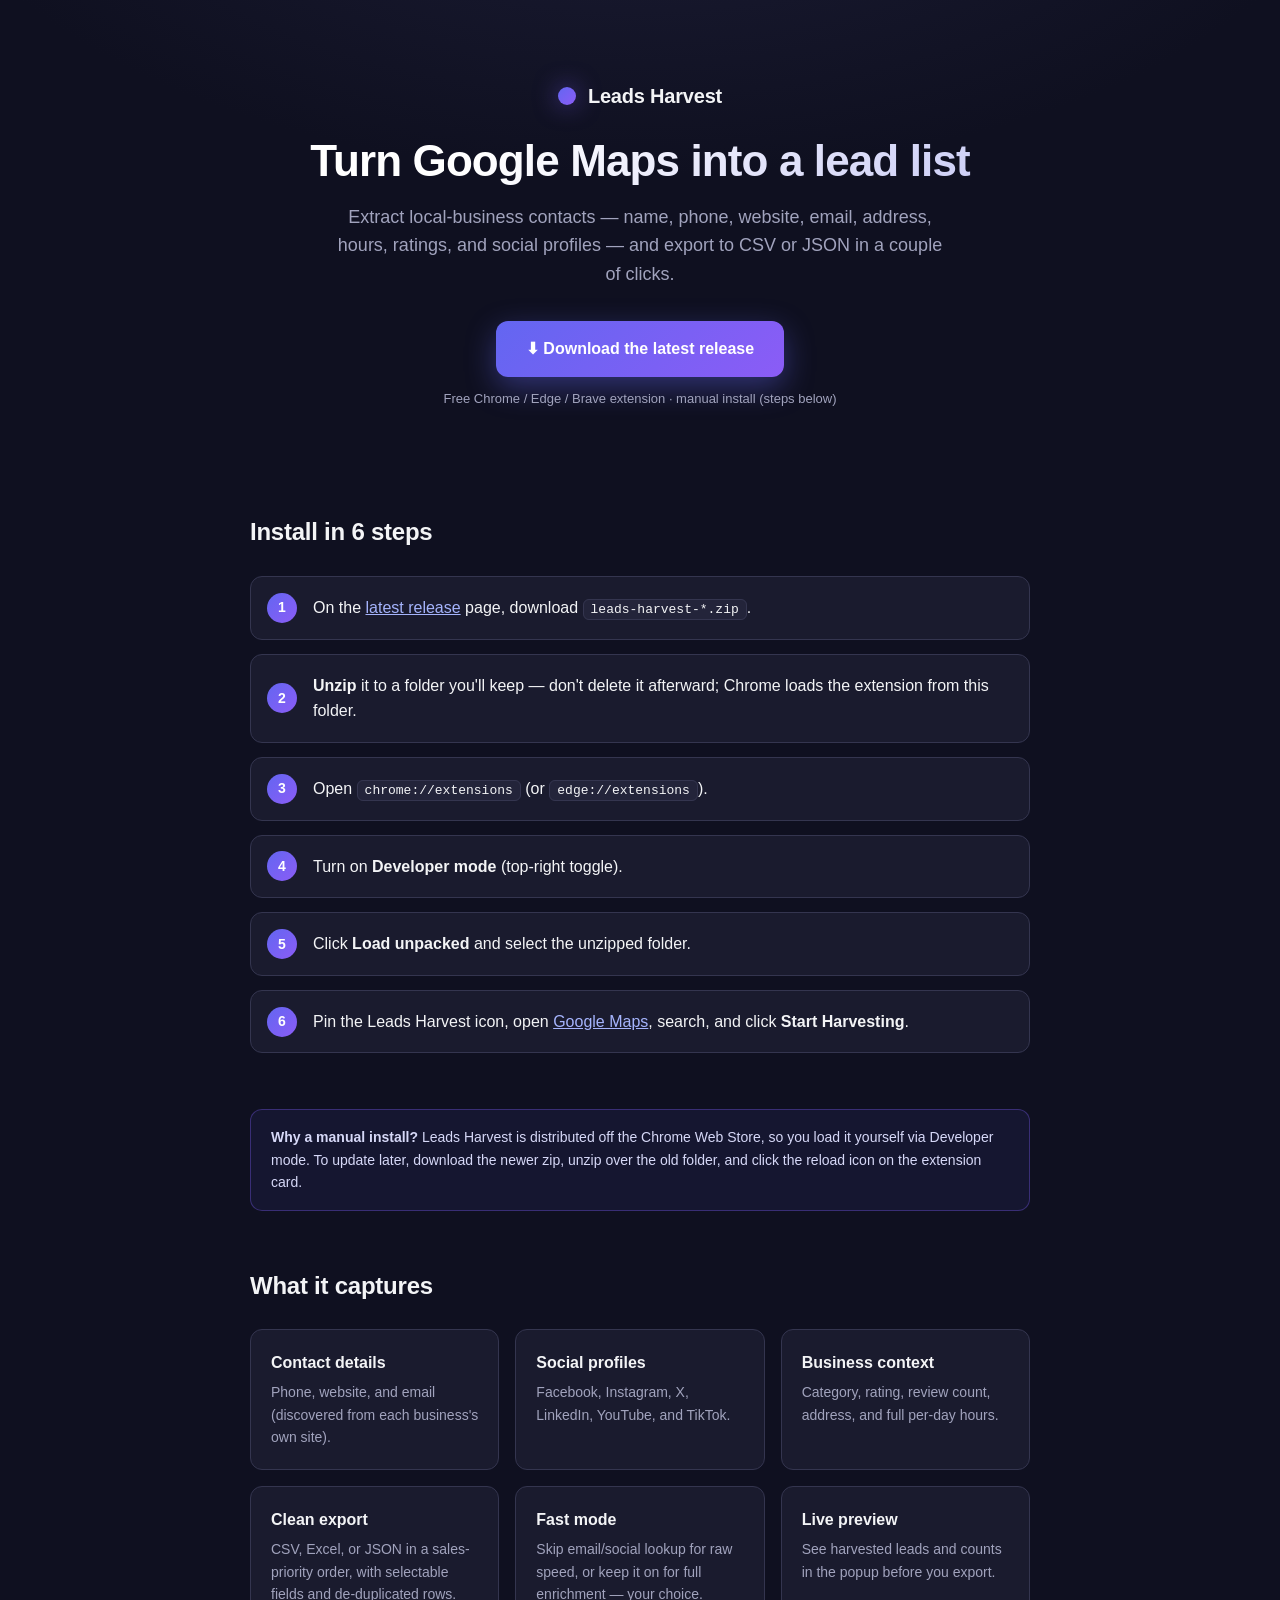
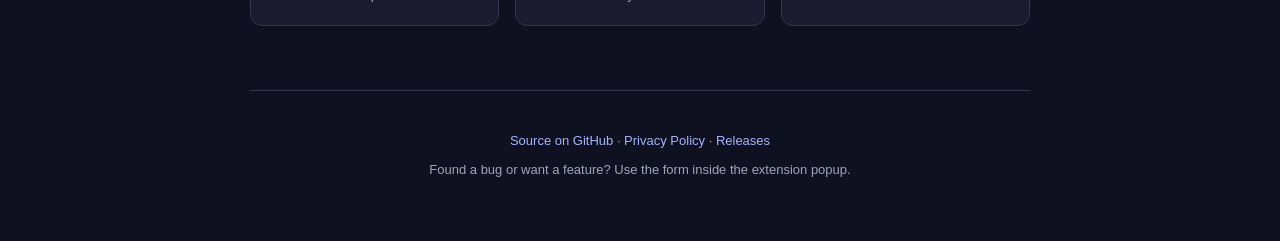
<file: docs/index.html>
<!DOCTYPE html>
<html lang="en">
<head>
  <meta charset="UTF-8" />
  <meta name="viewport" content="width=device-width, initial-scale=1.0" />
  <title>Leads Harvest — Install</title>
  <meta name="description" content="Extract local business contact data from Google Maps. Install the Leads Harvest Chrome extension." />
  <style>
    :root {
      --bg: #0f1020;
      --surface: #1a1b2e;
      --surface-2: #23243a;
      --border: #34354f;
      --text: #f3f4f6;
      --muted: #a1a3bd;
      --accent-from: #6366f1;
      --accent-to: #8b5cf6;
    }
    * { box-sizing: border-box; margin: 0; padding: 0; }
    body {
      font-family: -apple-system, "Segoe UI", Roboto, Helvetica, Arial, sans-serif;
      background: radial-gradient(1200px 600px at 50% -10%, #1c1d36 0%, var(--bg) 60%);
      color: var(--text);
      line-height: 1.6;
      min-height: 100vh;
    }
    .wrap { max-width: 820px; margin: 0 auto; padding: 0 20px; }

    header.hero { text-align: center; padding: 80px 0 48px; }
    .logo {
      display: inline-flex; align-items: center; gap: 12px;
      margin-bottom: 24px;
    }
    .logo-dot {
      width: 18px; height: 18px; border-radius: 50%;
      background: linear-gradient(135deg, var(--accent-from), var(--accent-to));
      box-shadow: 0 0 24px rgba(124, 92, 246, 0.6);
    }
    .logo-text { font-size: 20px; font-weight: 700; letter-spacing: -0.01em; }

    h1 {
      font-size: 44px; line-height: 1.15; font-weight: 800;
      letter-spacing: -0.02em; margin-bottom: 16px;
      background: linear-gradient(135deg, #fff 30%, #c7c9f5);
      -webkit-background-clip: text; background-clip: text; color: transparent;
    }
    .tagline { font-size: 18px; color: var(--muted); max-width: 620px; margin: 0 auto 32px; }

    .btn {
      display: inline-flex; align-items: center; gap: 10px;
      padding: 15px 30px; border-radius: 12px; font-size: 16px; font-weight: 700;
      text-decoration: none; transition: transform .12s ease, box-shadow .12s ease;
    }
    .btn-primary {
      background: linear-gradient(135deg, var(--accent-from), var(--accent-to));
      color: #fff; box-shadow: 0 10px 30px rgba(99, 102, 241, 0.4);
    }
    .btn-primary:hover { transform: translateY(-2px); box-shadow: 0 14px 36px rgba(99, 102, 241, 0.5); }
    .btn-sub { display: block; margin-top: 12px; font-size: 13px; color: var(--muted); }

    section { margin: 56px 0; }
    h2 { font-size: 24px; font-weight: 700; margin-bottom: 24px; letter-spacing: -0.01em; }

    .steps { counter-reset: step; list-style: none; display: grid; gap: 14px; }
    .steps li {
      counter-increment: step;
      position: relative;
      background: var(--surface);
      border: 1px solid var(--border);
      border-radius: 12px;
      padding: 18px 20px 18px 62px;
    }
    .steps li::before {
      content: counter(step);
      position: absolute; left: 16px; top: 50%; transform: translateY(-50%);
      width: 30px; height: 30px; border-radius: 50%;
      display: grid; place-items: center;
      font-weight: 700; font-size: 14px; color: #fff;
      background: linear-gradient(135deg, var(--accent-from), var(--accent-to));
    }
    code {
      background: var(--surface-2); border: 1px solid var(--border);
      border-radius: 6px; padding: 2px 7px; font-size: 13px;
      font-family: ui-monospace, "SF Mono", Menlo, Consolas, monospace;
    }

    .features { display: grid; grid-template-columns: repeat(auto-fit, minmax(220px, 1fr)); gap: 16px; }
    .feature {
      background: var(--surface); border: 1px solid var(--border);
      border-radius: 12px; padding: 20px;
    }
    .feature h3 { font-size: 16px; margin-bottom: 6px; }
    .feature p { font-size: 14px; color: var(--muted); }

    .note {
      background: rgba(99, 102, 241, 0.08);
      border: 1px solid rgba(124, 92, 246, 0.35);
      border-radius: 12px; padding: 16px 20px; font-size: 14px; color: #d6d8f7;
    }

    footer {
      text-align: center; padding: 40px 0 60px; color: var(--muted); font-size: 13px;
      border-top: 1px solid var(--border); margin-top: 64px;
    }
    footer a { color: #a5b4fc; text-decoration: none; }
    footer a:hover { text-decoration: underline; }

    @media (max-width: 560px) { h1 { font-size: 34px; } header.hero { padding: 56px 0 36px; } }
  </style>
</head>
<body>
  <div class="wrap">
    <header class="hero">
      <div class="logo">
        <span class="logo-dot"></span>
        <span class="logo-text">Leads Harvest</span>
      </div>
      <h1>Turn Google Maps into a lead list</h1>
      <p class="tagline">
        Extract local-business contacts — name, phone, website, email, address, hours,
        ratings, and social profiles — and export to CSV or JSON in a couple of clicks.
      </p>
      <a class="btn btn-primary" href="https://github.com/abdulMalik/leads-harvest/releases/latest">
        ⬇ Download the latest release
      </a>
      <span class="btn-sub">Free Chrome / Edge / Brave extension · manual install (steps below)</span>
    </header>

    <section>
      <h2>Install in 6 steps</h2>
      <ol class="steps">
        <li>On the <a href="https://github.com/abdulMalik/leads-harvest/releases/latest" style="color:#a5b4fc">latest release</a> page, download <code>leads-harvest-*.zip</code>.</li>
        <li><strong>Unzip</strong> it to a folder you'll keep — don't delete it afterward; Chrome loads the extension from this folder.</li>
        <li>Open <code>chrome://extensions</code> (or <code>edge://extensions</code>).</li>
        <li>Turn on <strong>Developer mode</strong> (top-right toggle).</li>
        <li>Click <strong>Load unpacked</strong> and select the unzipped folder.</li>
        <li>Pin the Leads Harvest icon, open <a href="https://www.google.com/maps" style="color:#a5b4fc">Google Maps</a>, search, and click <strong>Start Harvesting</strong>.</li>
      </ol>
    </section>

    <section>
      <div class="note">
        <strong>Why a manual install?</strong> Leads Harvest is distributed off the Chrome Web Store, so you load it
        yourself via Developer mode. To update later, download the newer zip, unzip over the old folder, and click the
        reload icon on the extension card.
      </div>
    </section>

    <section>
      <h2>What it captures</h2>
      <div class="features">
        <div class="feature"><h3>Contact details</h3><p>Phone, website, and email (discovered from each business's own site).</p></div>
        <div class="feature"><h3>Social profiles</h3><p>Facebook, Instagram, X, LinkedIn, YouTube, and TikTok.</p></div>
        <div class="feature"><h3>Business context</h3><p>Category, rating, review count, address, and full per-day hours.</p></div>
        <div class="feature"><h3>Clean export</h3><p>CSV, Excel, or JSON in a sales-priority order, with selectable fields and de-duplicated rows.</p></div>
        <div class="feature"><h3>Fast mode</h3><p>Skip email/social lookup for raw speed, or keep it on for full enrichment — your choice.</p></div>
        <div class="feature"><h3>Live preview</h3><p>See harvested leads and counts in the popup before you export.</p></div>
      </div>
    </section>

    <footer>
      <p>
        <a href="https://github.com/abdulMalik/leads-harvest">Source on GitHub</a> ·
        <a href="https://github.com/abdulMalik/leads-harvest/blob/main/PRIVACY.md">Privacy Policy</a> ·
        <a href="https://github.com/abdulMalik/leads-harvest/releases/latest">Releases</a>
      </p>
      <p style="margin-top:8px">Found a bug or want a feature? Use the form inside the extension popup.</p>
    </footer>
  </div>
</body>
</html>
</file>
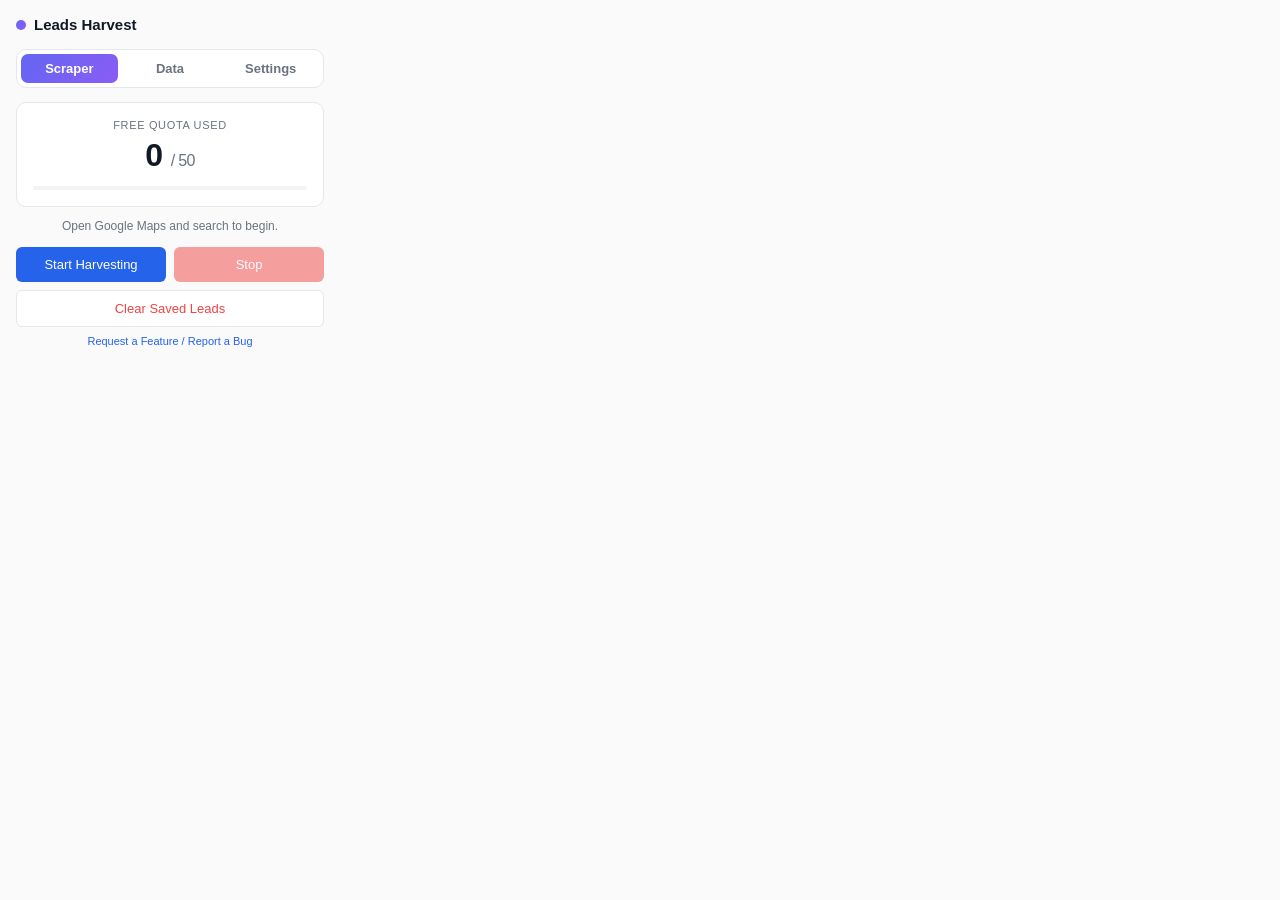
<file: popup.html>
<!DOCTYPE html>
  <html lang="en">
  <head>
    <meta charset="UTF-8" />
    <title>Leads Harvest</title>
    <link rel="stylesheet" href="styles.css" />
  </head>
  <body>
    <header class="header">
      <div class="logo">
        <span class="logo-dot"></span>
        <span class="logo-text">Leads Harvest</span>
      </div>
    </header>

    <nav class="tabs">
      <button class="tab-btn active" data-tab="scraper">Scraper</button>
      <button class="tab-btn" data-tab="data">Data</button>
      <button class="tab-btn" data-tab="settings">Settings</button>
    </nav>

    <!-- ===== Scraper tab ===== -->
    <section class="tab-pane active" id="tab-scraper">
      <section class="counter-card">
        <div id="counterLabel" class="counter-label">Free Quota Used</div>
        <div class="counter-value">
          <span id="leadCount">0</span>
          <span id="leadLimit" class="counter-limit">/ 50</span>
        </div>
        <div class="progress">
          <div id="progressBar" class="progress-bar"></div>
        </div>
      </section>

      <div id="harvestProgress" class="harvest-progress hidden">
        <div id="harvestProgressBar" class="harvest-progress-bar"></div>
        <span id="harvestProgressLabel" class="harvest-progress-label">Harvesting…</span>
      </div>
      <p id="harvestTip" class="tip hidden">Keep this Maps tab in front — Chrome slows background tabs.</p>

      <div id="status" class="status">Open Google Maps and search to begin.</div>

      <div id="warningBanner" class="warning hidden">
        Selectors may be outdated. Using fallback extractor.
      </div>

      <div id="limitBanner" class="limit-banner hidden">
        <strong>Free limit reached.</strong>
        <p>You've used your lifetime quota of 50 leads.</p>
      </div>

      <div class="actions">
        <button id="startBtn" class="btn btn-primary">Start Harvesting</button>
        <button id="stopBtn" class="btn btn-danger" disabled>Stop</button>
      </div>

      <div id="fastModeNote" class="mode-note hidden">⚡ Fast mode on — emails &amp; socials are skipped for speed.</div>

      <button id="clearBtn" class="btn btn-ghost">Clear Saved Leads</button>
    </section>

    <!-- ===== Data tab ===== -->
    <section class="tab-pane" id="tab-data">
      <div class="stats">
        <div class="stat-card">
          <div class="stat-value" id="statTotal">0</div>
          <div class="stat-label">Leads</div>
        </div>
        <div class="stat-card">
          <div class="stat-value" id="statEmail">0</div>
          <div class="stat-label">With email</div>
        </div>
        <div class="stat-card">
          <div class="stat-value" id="statPhone">0</div>
          <div class="stat-label">With phone</div>
        </div>
      </div>

      <div class="data-table-wrap">
        <table class="data-table">
          <thead>
            <tr><th>Name</th><th>Phone</th><th>Email</th><th>Website</th></tr>
          </thead>
          <tbody id="dataTableBody">
            <tr><td colspan="4" class="data-empty">No leads yet — run a harvest.</td></tr>
          </tbody>
        </table>
      </div>

      <div class="export-block">
        <div class="export-title">Export</div>
        <div class="export-row">
          <button id="exportBtn" class="btn btn-secondary" disabled>CSV</button>
          <button id="exportExcelBtn" class="btn btn-secondary" disabled>Excel</button>
          <button id="exportJsonBtn" class="btn btn-secondary" disabled>JSON</button>
        </div>
      </div>
    </section>

    <!-- ===== Settings tab ===== -->
    <section class="tab-pane" id="tab-settings">
      <div class="settings-section">
        <div class="settings-title">Speed</div>
        <label class="setting-row">
          <span>
            <strong>Fast mode</strong>
            <small>Skip email &amp; social lookup (much faster)</small>
          </span>
          <input type="checkbox" id="settingFastMode" />
        </label>
        <label class="setting-row">
          <span>
            <strong>Scan delay</strong>
            <small>Lower = faster, higher = more reliable</small>
          </span>
          <select id="settingScanDelay" class="setting-input">
            <option value="600">Fast (0.6s)</option>
            <option value="1200" selected>Balanced (1.2s)</option>
            <option value="2500">Thorough (2.5s)</option>
          </select>
        </label>
        <label class="setting-row">
          <span>
            <strong>Target this run</strong>
            <small>Stop after this many new leads</small>
          </span>
          <input type="number" id="settingTarget" class="setting-input setting-num" min="1" max="50" value="50" />
        </label>
      </div>

      <div class="settings-section">
        <div class="settings-title">Export fields</div>
        <div class="fields-grid">
          <label><input type="checkbox" data-field="phone" checked /> Phone</label>
          <label><input type="checkbox" data-field="email" checked /> Email</label>
          <label><input type="checkbox" data-field="website" checked /> Website</label>
          <label><input type="checkbox" data-field="address" checked /> Address</label>
          <label><input type="checkbox" data-field="category" checked /> Category</label>
          <label><input type="checkbox" data-field="ratings" checked /> Rating/Reviews</label>
          <label><input type="checkbox" data-field="socials" checked /> Socials</label>
          <label><input type="checkbox" data-field="hours" checked /> Hours</label>
        </div>
        <p class="fields-note">Business name is always included.</p>
      </div>

      <div id="settingsStatus" class="settings-status"></div>
      <button id="saveSettingsBtn" class="btn btn-primary">Save Settings</button>
    </section>

    <footer class="footer">
      <a id="feedbackToggle" class="feedback-link" href="#">Request a Feature / Report a Bug</a>
      <span id="lastUpdated"></span>
    </footer>

    <div id="feedbackForm" class="feedback-form hidden">
      <div class="feedback-title">Request a Feature / Report a Bug</div>
      <input id="fbName" class="feedback-input" type="text" placeholder="Name" autocomplete="name" />
      <input id="fbEmail" class="feedback-input" type="email" placeholder="Email" autocomplete="email" />
      <input id="fbPhone" class="feedback-input" type="tel" placeholder="Phone (optional)" autocomplete="tel" />
      <textarea id="fbMessage" class="feedback-input" rows="3" placeholder="Tell us what you'd like to see, or what went wrong…"></textarea>
      <div id="fbStatus" class="feedback-status hidden"></div>
      <div class="feedback-actions">
        <button id="fbSendBtn" class="btn btn-primary">Send</button>
        <button id="fbCancelBtn" class="btn btn-ghost">Cancel</button>
      </div>
    </div>

    <script src="xlsx.full.min.js"></script>
    <script src="popup.js"></script>
  </body>
  </html>
</file>
<file: styles.css>
* { box-sizing: border-box; margin: 0; padding: 0; }

  :root {
    --bg: #fafafa;
    --surface: #ffffff;
    --border: #e5e7eb;
    --text: #111827;
    --muted: #6b7280;
    --primary: #2563eb;
    --primary-hover: #1d4ed8;
    --danger: #ef4444;
    --danger-hover: #dc2626;
    --success: #16a34a;
    --warning: #f59e0b;
    --accent-from: #6366f1;
    --accent-to: #8b5cf6;
  }

  body {
    width: 340px;
    font-family: -apple-system, "Segoe UI", Roboto, sans-serif;
    background: var(--bg);
    color: var(--text);
    padding: 16px;
  }

  .header {
    display: flex;
    align-items: center;
    justify-content: space-between;
    margin-bottom: 16px;
  }
  .logo { display: flex; align-items: center; gap: 8px; }
  .logo-dot {
    width: 10px; height: 10px;
    background: linear-gradient(135deg, var(--accent-from), var(--accent-to));
    border-radius: 50%;
  }
  .logo-text { font-weight: 700; font-size: 15px; }

  .counter-card {
    background: var(--surface);
    border: 1px solid var(--border);
    border-radius: 10px;
    padding: 16px;
    text-align: center;
    margin-bottom: 12px;
  }
  .counter-label {
    font-size: 11px;
    text-transform: uppercase;
    letter-spacing: 0.06em;
    color: var(--muted);
    margin-bottom: 6px;
  }
  .counter-value {
    font-size: 32px;
    font-weight: 700;
    letter-spacing: -0.02em;
  }
  .counter-limit { font-size: 16px; color: var(--muted); font-weight: 500; }

  .progress {
    height: 4px;
    background: #f3f4f6;
    border-radius: 2px;
    margin-top: 12px;
    overflow: hidden;
  }
  .progress-bar {
    height: 100%;
    width: 0%;
    background: linear-gradient(90deg, var(--primary), var(--accent-to));
    transition: width 0.3s ease;
  }

  .harvest-progress {
    position: relative;
    height: 24px;
    background: #f3f4f6;
    border: 1px solid var(--border);
    border-radius: 12px;
    overflow: hidden;
    margin-bottom: 10px;
  }
  .harvest-progress-bar {
    position: absolute;
    top: 0; left: 0; bottom: 0;
    width: 0%;
    background: linear-gradient(90deg, var(--primary), var(--accent-to));
    transition: width 0.3s ease;
  }
  .harvest-progress-label {
    position: relative;
    z-index: 1;
    display: flex;
    align-items: center;
    justify-content: center;
    height: 100%;
    font-size: 12px;
    font-weight: 600;
    color: var(--text);
    letter-spacing: 0.02em;
    mix-blend-mode: difference;
    color: #fff;
  }

  .tip {
    font-size: 11px;
    color: var(--warning);
    text-align: center;
    margin: -4px 0 10px 0;
  }

  .status {
    font-size: 12px;
    color: var(--muted);
    text-align: center;
    margin-bottom: 12px;
    min-height: 16px;
  }
  .status.active { color: var(--success); font-weight: 500; }
  .status.error { color: var(--danger); }

  .warning {
    background: #fef3c7;
    border: 1px solid #fde68a;
    color: #92400e;
    padding: 8px 10px;
    border-radius: 6px;
    font-size: 11px;
    margin-bottom: 10px;
  }

  .limit-banner {
    background: #fef3c7;
    border: 1px solid #fde68a;
    color: #92400e;
    padding: 12px;
    border-radius: 8px;
    margin-bottom: 10px;
    font-size: 12px;
  }
  .limit-banner strong { display: block; margin-bottom: 2px; }
  .limit-banner p { font-size: 11px; color: #92400e; }

  .hidden { display: none !important; }

  .actions { display: flex; gap: 8px; margin-bottom: 8px; }

  .btn {
    flex: 1;
    padding: 10px 12px;
    font-size: 13px;
    font-weight: 500;
    border: none;
    border-radius: 6px;
    cursor: pointer;
    transition: opacity 0.15s, background 0.15s, transform 0.05s;
    font-family: inherit;
  }
  .btn:not(:disabled):active { transform: translateY(1px); }
  .btn:disabled { opacity: 0.5; cursor: not-allowed; }

  .btn-primary { background: var(--primary); color: #fff; }
  .btn-primary:not(:disabled):hover { background: var(--primary-hover); }

  .btn-danger { background: var(--danger); color: #fff; }
  .btn-danger:not(:disabled):hover { background: var(--danger-hover); }

  .btn-secondary {
    width: 100%;
    background: var(--surface);
    color: var(--text);
    border: 1px solid var(--border);
    margin-bottom: 8px;
  }
  .btn-secondary:not(:disabled):hover { background: #f3f4f6; }

  .export-row {
    display: flex;
    gap: 8px;
    margin-bottom: 8px;
  }
  .export-row .btn-secondary {
    width: auto;
    margin-bottom: 0;
    flex: 1;
  }

  .btn-ghost {
    width: 100%;
    background: var(--surface);
    color: var(--danger);
    border: 1px solid var(--border);
    font-size: 13px;
    padding: 10px 12px;
    font-weight: 500;
  }
  .btn-ghost:not(:disabled):hover {
    background: #fef2f2;
    border-color: #fecaca;
  }

  .footer {
    text-align: center;
    font-size: 10px;
    color: var(--muted);
    margin-top: 8px;
  }

  .feedback-link {
    display: inline-block;
    margin-bottom: 6px;
    font-size: 11px;
    color: var(--primary);
    text-decoration: none;
  }
  .feedback-link:hover { text-decoration: underline; }

  .feedback-form {
    background: var(--surface);
    border: 1px solid var(--border);
    border-radius: 8px;
    padding: 10px;
    margin-top: 8px;
    display: flex;
    flex-direction: column;
    gap: 6px;
  }
  .feedback-title {
    font-size: 12px;
    font-weight: 600;
    color: var(--text);
    margin-bottom: 2px;
  }
  .feedback-input {
    width: 100%;
    box-sizing: border-box;
    padding: 7px 8px;
    font-size: 12px;
    font-family: inherit;
    color: var(--text);
    background: var(--bg);
    border: 1px solid var(--border);
    border-radius: 6px;
    resize: vertical;
  }
  .feedback-input:focus {
    outline: none;
    border-color: var(--primary);
  }
  .feedback-status {
    font-size: 11px;
    padding: 2px 0;
  }
  .feedback-status.success { color: var(--success); }
  .feedback-status.error { color: var(--danger); }
  .feedback-actions {
    display: flex;
    gap: 8px;
  }
  .feedback-actions .btn { flex: 1; }

  /* ===== Tabs ===== */
  .tabs {
    display: flex;
    gap: 4px;
    margin-bottom: 14px;
    background: var(--surface);
    border: 1px solid var(--border);
    border-radius: 10px;
    padding: 4px;
  }
  .tab-btn {
    flex: 1;
    border: none;
    background: transparent;
    color: var(--muted);
    font-size: 13px;
    font-weight: 600;
    font-family: inherit;
    padding: 7px 0;
    border-radius: 7px;
    cursor: pointer;
  }
  .tab-btn:hover { color: var(--text); }
  .tab-btn.active {
    background: linear-gradient(135deg, var(--accent-from), var(--accent-to));
    color: #fff;
  }
  .tab-pane { display: none; }
  .tab-pane.active { display: block; }

  /* ===== Fast-mode note ===== */
  .mode-note {
    font-size: 11px;
    color: var(--accent-from);
    background: rgba(99, 102, 241, 0.08);
    border: 1px solid rgba(124, 92, 246, 0.3);
    border-radius: 8px;
    padding: 7px 10px;
    margin-bottom: 10px;
    text-align: center;
  }

  /* ===== Data tab ===== */
  .stats {
    display: flex;
    gap: 8px;
    margin-bottom: 12px;
  }
  .stat-card {
    flex: 1;
    background: var(--surface);
    border: 1px solid var(--border);
    border-radius: 10px;
    padding: 10px 6px;
    text-align: center;
  }
  .stat-value { font-size: 20px; font-weight: 700; color: var(--text); }
  .stat-label { font-size: 10px; color: var(--muted); margin-top: 2px; }

  .data-table-wrap {
    max-height: 220px;
    overflow: auto;
    border: 1px solid var(--border);
    border-radius: 10px;
    background: var(--surface);
    margin-bottom: 12px;
  }
  .data-table {
    width: 100%;
    border-collapse: collapse;
    font-size: 11px;
  }
  .data-table th {
    position: sticky;
    top: 0;
    background: var(--surface);
    color: var(--muted);
    font-weight: 600;
    text-align: left;
    padding: 7px 8px;
    border-bottom: 1px solid var(--border);
  }
  .data-table td {
    padding: 6px 8px;
    border-bottom: 1px solid var(--border);
    color: var(--text);
    max-width: 90px;
    overflow: hidden;
    text-overflow: ellipsis;
    white-space: nowrap;
  }
  .data-table tr:last-child td { border-bottom: none; }
  .data-empty {
    text-align: center !important;
    color: var(--muted);
    padding: 18px 8px !important;
    max-width: none !important;
  }

  .export-block { margin-bottom: 4px; }
  .export-title, .settings-title {
    font-size: 12px;
    font-weight: 600;
    color: var(--text);
    margin-bottom: 8px;
  }
  .export-row { display: flex; gap: 8px; }
  .export-row .btn { flex: 1; }

  /* ===== Settings tab ===== */
  .settings-section {
    background: var(--surface);
    border: 1px solid var(--border);
    border-radius: 10px;
    padding: 12px;
    margin-bottom: 12px;
  }
  .setting-row {
    display: flex;
    align-items: center;
    justify-content: space-between;
    gap: 10px;
    padding: 8px 0;
    border-bottom: 1px solid var(--border);
  }
  .setting-row:last-child { border-bottom: none; }
  .setting-row span { display: flex; flex-direction: column; }
  .setting-row strong { font-size: 13px; font-weight: 600; color: var(--text); }
  .setting-row small { font-size: 10px; color: var(--muted); }
  .setting-input {
    font-size: 12px;
    font-family: inherit;
    color: var(--text);
    background: var(--bg);
    border: 1px solid var(--border);
    border-radius: 6px;
    padding: 6px 8px;
  }
  .setting-num { width: 64px; text-align: right; }
  input[type="checkbox"] { width: 16px; height: 16px; accent-color: var(--accent-from); cursor: pointer; }

  .fields-grid {
    display: grid;
    grid-template-columns: 1fr 1fr;
    gap: 8px 10px;
  }
  .fields-grid label {
    display: flex;
    align-items: center;
    gap: 6px;
    font-size: 12px;
    color: var(--text);
    cursor: pointer;
  }
  .fields-note { font-size: 10px; color: var(--muted); margin-top: 8px; }

  .settings-status { font-size: 11px; min-height: 14px; margin-bottom: 8px; text-align: center; }
  .settings-status.success { color: var(--success); }
  .settings-status.error { color: var(--danger); }
</file>
